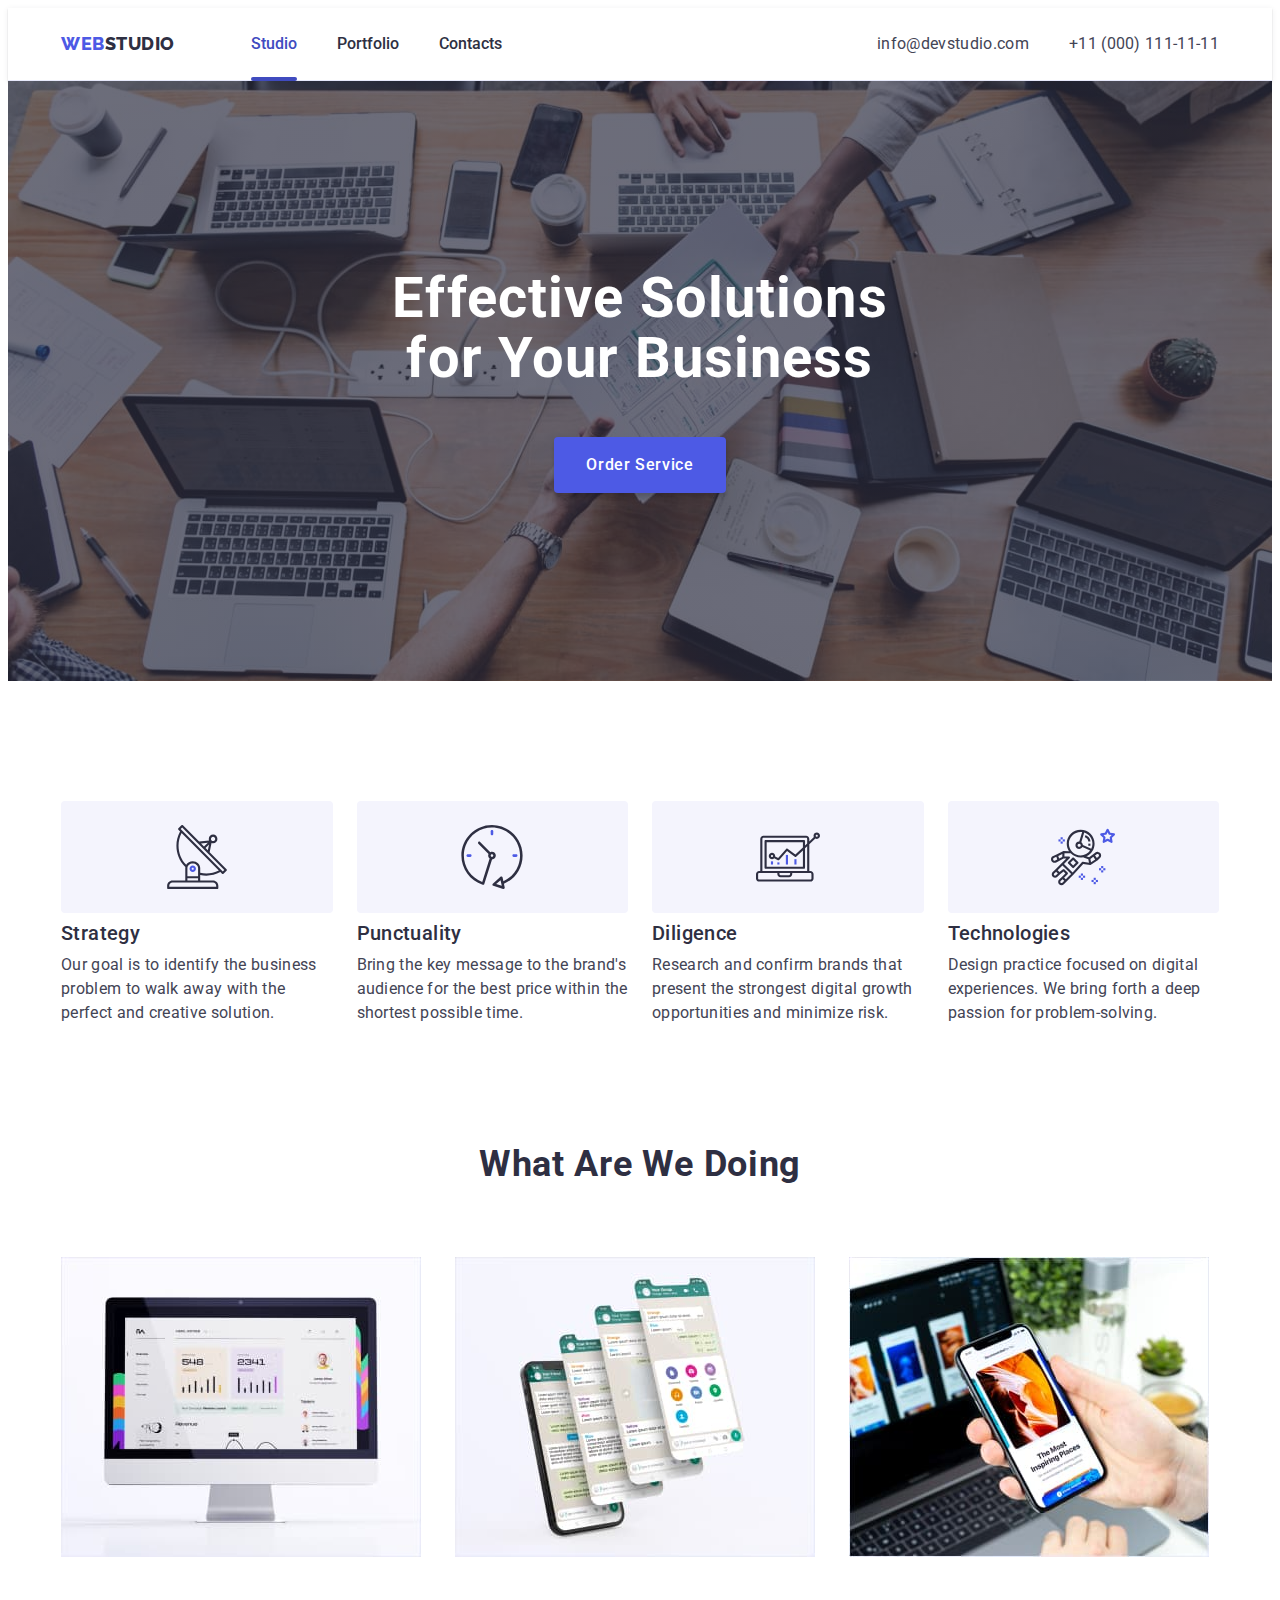
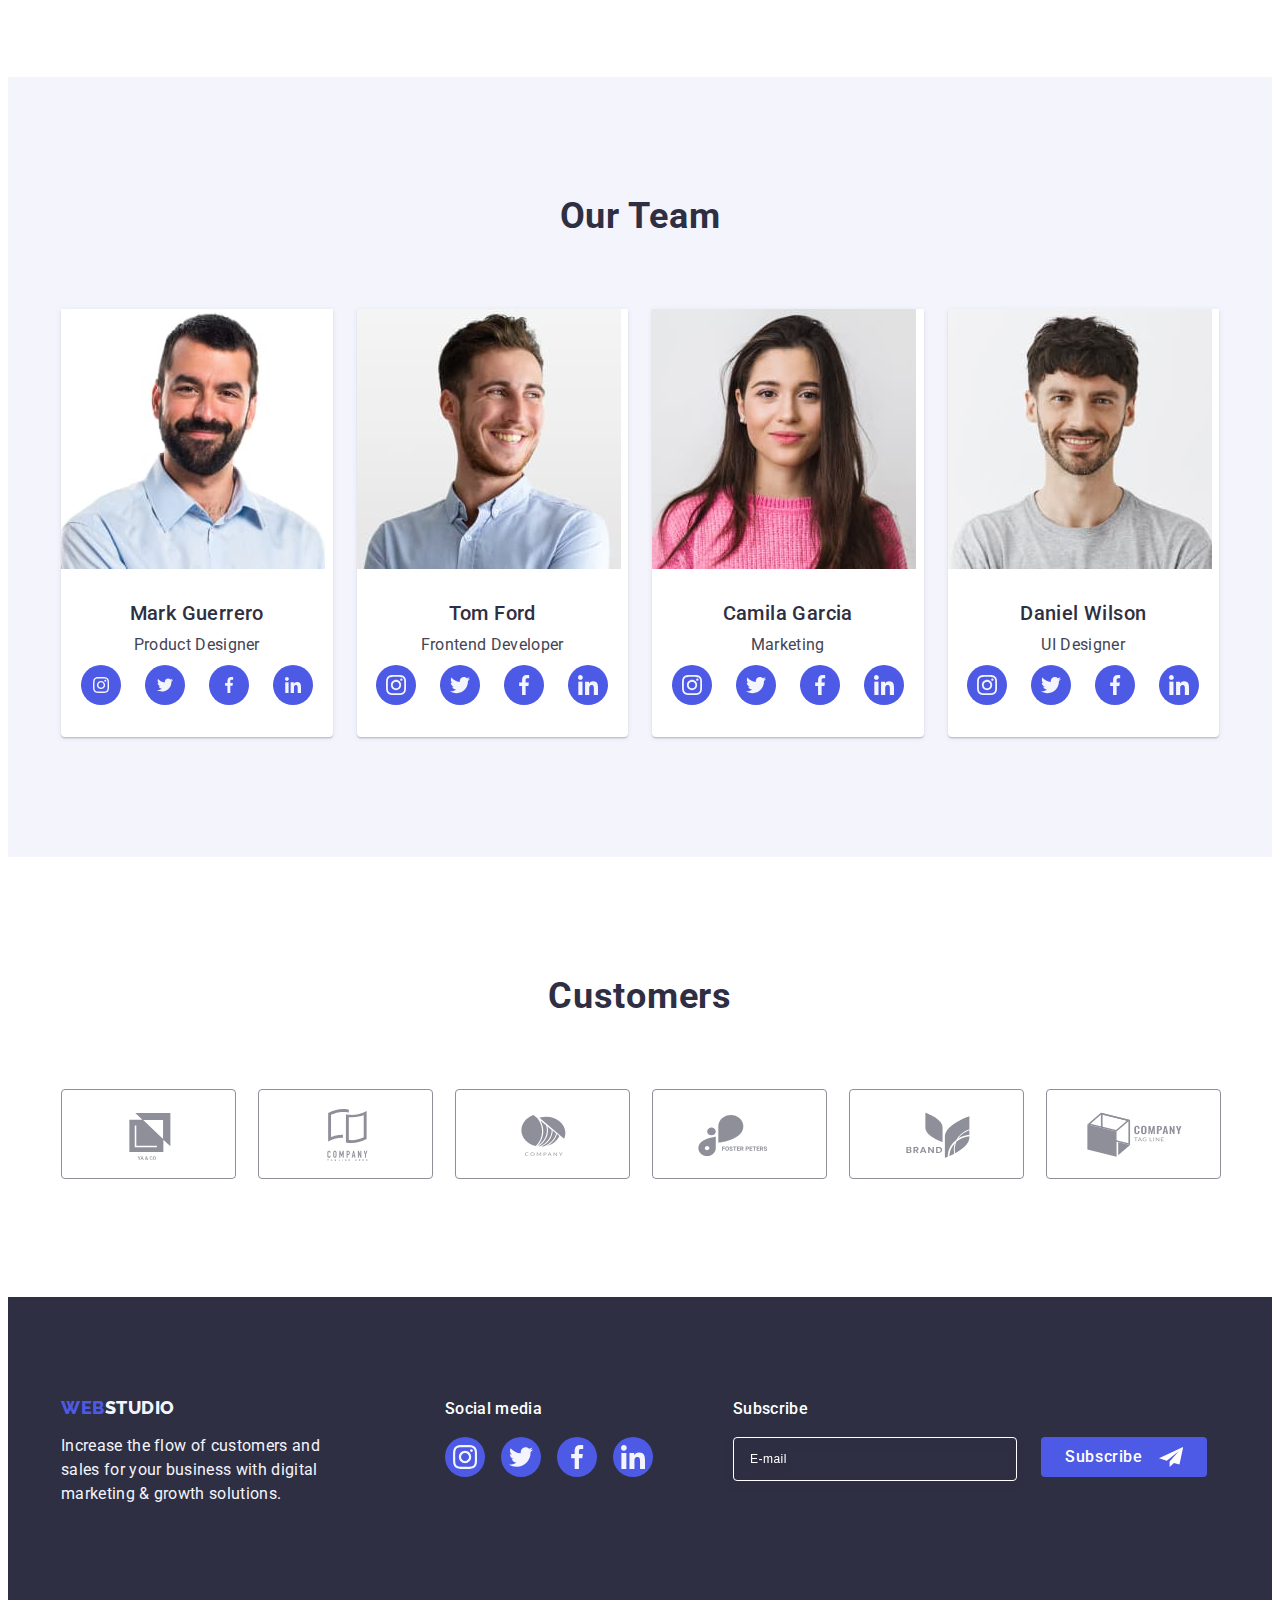
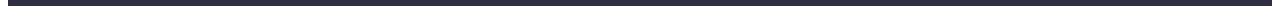
<file: index.html>
<!DOCTYPE html>
<html lang="en">
  <head>
    <meta charset="UTF-8" />
    <meta http-equiv="X-UA-Compatible" content="IE=edge" />
    <meta name="viewport" content="width=device-width, initial-scale=1.0" />

    <title>Studio</title>

    <link rel="preconnect" href="https://fonts.googleapis.com" />
    <link rel="preconnect" href="https://fonts.gstatic.com" crossorigin />
    <link
      href="https://fonts.googleapis.com/css2?family=Raleway:wght@800&family=Roboto:wght@400;500;700&display=swap"
      rel="stylesheet"
    />

    <link
      rel="stylesheet"
      href="https://cdnjs.cloudflare.com/ajax/libs/modern-normalize/2.0.0/modern-normalize.min.css"
      integrity="sha512-4xo8blKMVCiXpTaLzQSLSw3KFOVPWhm/TRtuPVc4WG6kUgjH6J03IBuG7JZPkcWMxJ5huwaBpOpnwYElP/m6wg=="
      crossorigin="anonymous"
      referrerpolicy="no-referrer"
    />

    <link rel="stylesheet" href="./css/styles.css" />
  </head>

  <body class="page">
    <!------------------------ Header ---------------------------------->

    <!-------------------- Navigation menu ----------------------->
    <header class="header-menu">
      <div class="container header-container">
        <nav class="menu-nav">
          <a href="./index.html" class="logo link"
            >Web<span class="logo-header">Studio</span></a
          >

          <ul class="menu-list list">
            <li class="menu-item">
              <a href="./index.html" class="menu-text current link">Studio</a>
            </li>

            <li class="menu-item">
              <a href="./portfolio.html" class="menu-text link">Portfolio</a>
            </li>

            <li class="menu-item">
              <a href="" class="menu-text link">Contacts</a>
            </li>
          </ul>
        </nav>

        <!------------------------- Addres navigation ------------------->

        <address class="address-menu">
          <ul class="address-list list">
            <li class="address-item">
              <a href="mailto:info@devstudio.com" class="address-text link"
                >info@devstudio.com</a
              >
            </li>

            <li class="address-item">
              <a href="tel:+110001111111" class="address-text link"
                >+11 (000) 111-11-11</a
              >
            </li>
          </ul>
        </address>
      </div>
    </header>

    <!-----------------------------Main page-------------------->

    <!------------------------Section 1 Hero ------------------------->

    <main>
      <section class="hero">
        <div class="container hero-container">
          <h1 class="hero-title">Effective Solutions for Your Business</h1>
          <button type="button" class="hero-button" data-modal-open>
            Order Service
          </button>
        </div>
      </section>

      <!------------------- Section 2 Service -------------------->

      <section class="service section">
        <div class="container features-container">
          <h2 class="visually-hidden">Features</h2>

          <ul class="list card-list">
            <li class="card-item">
              <div class="features-icon-container">
                <svg class="features-icon" width="64" height="64">
                  <use href="./images/icons.svg#icon-oneantenna"></use>
                </svg>
              </div>

              <h3 class="card-title">Strategy</h3>
              <p class="card-text text">
                Our goal is to identify the business problem to walk away with
                the perfect and creative solution.
              </p>
            </li>

            <li class="card-item">
              <div class="features-icon-container">
                <svg class="features-icon" width="64" height="64">
                  <use href="./images/icons.svg#icon-twoclock"></use>
                </svg>
              </div>
              <h3 class="card-title">Punctuality</h3>
              <p class="card-text text">
                Bring the key message to the brand's audience for the best price
                within the shortest possible time.
              </p>
            </li>

            <li class="card-item">
              <div class="features-icon-container">
                <svg class="features-icon" width="64" height="64">
                  <use href="./images/icons.svg#icon-threediagram"></use>
                </svg>
              </div>
              <h3 class="card-title">Diligence</h3>
              <p class="card-text text">
                Research and confirm brands that present the strongest digital
                growth opportunities and minimize risk.
              </p>
            </li>

            <li class="card-item">
              <div class="features-icon-container">
                <svg class="features-icon" width="64" height="64">
                  <use href="./images/icons.svg#icon-fourastronaut"></use>
                </svg>
              </div>
              <h3 class="card-title">Technologies</h3>
              <p class="card-text text">
                Design practice focused on digital experiences. We bring forth a
                deep passion for problem-solving.
              </p>
            </li>
          </ul>
        </div>
      </section>

      <!---------------------- Section 3 Examples -------------------->

      <section class="examples">
        <div class="container">
          <h2 class="section-title">What are we doing</h2>
          <ul class="card-list list">
            <li class="card-item examples-card-item">
              <img
                src="./images/monitor.jpg"
                alt="Monitor Picture"
                width="360"
              />
            </li>
            <li class="card-item examples-card-item">
              <img src="./images/cellphone.jpg" alt="Cellphone" width="360" />
            </li>
            <li class="card-item examples-card-item">
              <img
                src="./images/cellandlaptop.jpg"
                alt="Cellphone and Laptop"
                width="360"
              />
            </li>
          </ul>
        </div>
      </section>

      <!-------------------- Section 4 Team cards ----------------->

      <section class="team section">
        <div class="container">
          <h2 class="section-title">Our Team</h2>
          <ul class="card-list list team-card-list">
            <li class="card-item team-card-item">
              <img
                src="./images/markdesigner.jpg"
                alt="Portrait Product Designer"
                width="264"
              />
              <div class="team-card-text">
                <h3 class="card-title">Mark Guerrero</h3>
                <p class="card-text position-text">Product Designer</p>
                <ul class="social-list list">
                  <li class="social-list-item">
                    <a href="" class="social-list-link">
                      <svg class="social-list-icon" width="16" height="16">
                        <use href="./images/icons.svg#icon-instagram"></use>
                      </svg>
                    </a>
                  </li>
                  <li class="social-list-item">
                    <a href="" class="social-list-link">
                      <svg class="social-list-icon" width="16" height="16">
                        <use href="./images/icons.svg#icon-twitter"></use>
                      </svg>
                    </a>
                  </li>
                  <li class="social-list-item">
                    <a href="" class="social-list-link">
                      <svg class="social-list-icon" width="16" height="16">
                        <use href="./images/icons.svg#icon-facebook"></use>
                      </svg>
                    </a>
                  </li>
                  <li class="social-list-item">
                    <a href="" class="social-list-link">
                      <svg class="social-list-icon" width="16" height="16">
                        <use href="./images/icons.svg#icon-linkedin"></use>
                      </svg>
                    </a>
                  </li>
                </ul>
              </div>
            </li>
            <li class="card-item team-card-item">
              <img
                src="./images/tomfrontend.jpg"
                alt="Portrait Frontend Developer"
                width="264"
              />
              <div class="team-card-text">
                <h3 class="card-title">Tom Ford</h3>
                <p class="card-text position-text">Frontend Developer</p>
                <ul class="social-list list">
                  <li class="social-list-item">
                    <a href="" class="social-list-link">
                      <svg class="social-list-icon" width="20" height="20">
                        <use href="./images/icons.svg#icon-instagram"></use>
                      </svg>
                    </a>
                  </li>
                  <li class="social-list-item">
                    <a href="" class="social-list-link">
                      <svg class="social-list-icon" width="20" height="20">
                        <use href="./images/icons.svg#icon-twitter"></use>
                      </svg>
                    </a>
                  </li>
                  <li class="social-list-item">
                    <a href="" class="social-list-link">
                      <svg class="social-list-icon" width="20" height="20">
                        <use href="./images/icons.svg#icon-facebook"></use>
                      </svg>
                    </a>
                  </li>
                  <li class="social-list-item">
                    <a href="" class="social-list-link">
                      <svg class="social-list-icon" width="20" height="20">
                        <use href="./images/icons.svg#icon-linkedin"></use>
                      </svg>
                    </a>
                  </li>
                </ul>
              </div>
            </li>
            <li class="card-item team-card-item">
              <img
                src="./images/camilamarketing.jpg"
                alt="Portrait Product Marketing"
                width="264"
              />
              <div class="team-card-text">
                <h3 class="card-title">Camila Garcia</h3>
                <p class="card-text position-text">Marketing</p>
                <ul class="social-list list">
                  <li class="social-list-item">
                    <a href="" class="social-list-link">
                      <svg class="social-list-icon" width="20" height="20">
                        <use href="./images/icons.svg#icon-instagram"></use>
                      </svg>
                    </a>
                  </li>
                  <li class="social-list-item">
                    <a href="" class="social-list-link">
                      <svg class="social-list-icon" width="20" height="20">
                        <use href="./images/icons.svg#icon-twitter"></use>
                      </svg>
                    </a>
                  </li>
                  <li class="social-list-item">
                    <a href="" class="social-list-link">
                      <svg class="social-list-icon" width="20" height="20">
                        <use href="./images/icons.svg#icon-facebook"></use>
                      </svg>
                    </a>
                  </li>
                  <li class="social-list-item">
                    <a href="" class="social-list-link">
                      <svg class="social-list-icon" width="20" height="20">
                        <use href="./images/icons.svg#icon-linkedin"></use>
                      </svg>
                    </a>
                  </li>
                </ul>
              </div>
            </li>
            <li class="card-item team-card-item">
              <img
                src="./images/danielui.jpg"
                alt="Portrait UI Designer"
                width="264"
              />
              <div class="team-card-text">
                <h3 class="card-title">Daniel Wilson</h3>
                <p class="card-text position-text">UI Designer</p>
                <ul class="social-list list">
                  <li class="social-list-item">
                    <a href="" class="social-list-link">
                      <svg class="social-list-icon" width="20" height="20">
                        <use href="./images/icons.svg#icon-instagram"></use>
                      </svg>
                    </a>
                  </li>
                  <li class="social-list-item">
                    <a href="" class="social-list-link">
                      <svg class="social-list-icon" width="20" height="20">
                        <use href="./images/icons.svg#icon-twitter"></use>
                      </svg>
                    </a>
                  </li>
                  <li class="social-list-item">
                    <a href="" class="social-list-link">
                      <svg class="social-list-icon" width="20" height="20">
                        <use href="./images/icons.svg#icon-facebook"></use>
                      </svg>
                    </a>
                  </li>
                  <li class="social-list-item">
                    <a href="" class="social-list-link">
                      <svg class="social-list-icon" width="20" height="20">
                        <use href="./images/icons.svg#icon-linkedin"></use>
                      </svg>
                    </a>
                  </li>
                </ul>
              </div>
            </li>
          </ul>
        </div>
      </section>
      <!---------------------- Section 5 Customers --------------->

      <section class="section customers">
        <div class="container customers-container">
          <h2 class="section-title">Customers</h2>
          <ul class="card-list list customers-icon-list">
            <li class="customers-item">
              <a href="" class="customers-link">
                <svg width="104" height="56" class="customers-list-icon">
                  <use href="./images/icons.svg#icon-Logo"></use>
                </svg>
              </a>
            </li>
            <li class="customers-item">
              <a href="" class="customers-link">
                <svg width="104" height="56" class="customers-list-icon">
                  <use href="./images/icons.svg#icon-Logoone"></use>
                </svg>
              </a>
            </li>
            <li class="customers-item">
              <a href="" class="customers-link">
                <svg width="104" height="56" class="customers-list-icon">
                  <use href="./images/icons.svg#icon-Logotwo"></use>
                </svg>
              </a>
            </li>
            <li class="customers-item">
              <a href="" class="customers-link">
                <svg width="104" height="56" class="customers-list-icon">
                  <use href="./images/icons.svg#icon-Logothree"></use>
                </svg>
              </a>
            </li>
            <li class="customers-item">
              <a href="" class="customers-link">
                <svg width="104" height="56" class="customers-list-icon">
                  <use href="./images/icons.svg#icon-Logofour"></use>
                </svg>
              </a>
            </li>
            <li class="customers-item">
              <a href="" class="customers-link">
                <svg width="104" height="56" class="customers-list-icon">
                  <use href="./images/icons.svg#icon-Logofive"></use>
                </svg>
              </a>
            </li>
          </ul>
        </div>
      </section>
    </main>

    <!----------------------  Footer ------------------------------->

    <footer class="footer">
      <div class="container footer-box">
        <div class="footer-logo-container">
          <a href="./index.html" class="footer-logo-text logo link"
            >Web<span class="footer-logo-colour">Studio</span></a
          >
          <p class="footer-text">
            Increase the flow of customers and sales for your business with
            digital marketing & growth solutions.
          </p>
        </div>
        <div class="footer-social-media">
          <p class="footer-social-text">Social media</p>
          <ul class="footer-social-list list">
            <li class="footer-social-item">
              <a href="" class="footer-social-link">
                <svg width="24" height="24" class="footer-social-icon">
                  <use href="./images/icons.svg#icon-instagram"></use>
                </svg>
              </a>
            </li>
            <li class="footer-social-item">
              <a href="" class="footer-social-link">
                <svg width="24" height="24" class="footer-social-icon">
                  <use href="./images/icons.svg#icon-twitter"></use>
                </svg>
              </a>
            </li>
            <li class="footer-social-item">
              <a href="" class="footer-social-link">
                <svg width="24" height="24" class="footer-social-icon">
                  <use href="./images/icons.svg#icon-facebook"></use>
                </svg>
              </a>
            </li>
            <li class="footer-social-item">
              <a href="" class="footer-social-link">
                <svg width="24" height="24" class="footer-social-icon">
                  <use href="./images/icons.svg#icon-linkedin"></use>
                </svg>
              </a>
            </li>
          </ul>
        </div>
        <div class="footer-subscribe-container">
          <p class="footer-social-text footer-subscribe">Subscribe</p>
          <form class="footer-subscribe-input">
            <label for="subscribe" class="sub-label">
              <input
                type="email"
                class="footer-email-sub"
                name="subscribe"
                placeholder="E-mail"
                id="subscribe"
              />
            </label>
            <button type="submit" class="footer-sub-btn button">
              Subscribe<svg class="send-icon" width="24" height="24">
                <use href="./images/icons.svg#icon-send"></use>
              </svg>
            </button>
          </form>
        </div>
      </div>
    </footer>

    <!-------------------- Modal Window --------------------->
    <div class="backdrop is-hidden" data-modal>
      <div class="modal">
        <div class="modal-icon-wrap">
          <button type="button" class="close-btn button" data-modal-close>
            <svg class="close-icon" height="8" width="8">
              <use href="./images/icons.svg#icon-close-icon"></use>
            </svg>
          </button>
        </div>
        <p class="modal-text">Leave your contacts and we will call you back</p>

        <form>
          <div class="input-container">
            <label for="user-name" class="input-label">Name</label>
            <div class="form-icon">
              <input
                type="text"
                class="modal-input"
                name="user-name"
                id="user-name"
                placeholder=""
              />
              <svg class="name" width="18" height="24">
                <use href="./images/icons.svg#icon-name"></use>
              </svg>
            </div>
          </div>

          <div class="input-container">
            <label for="user-tel" class="input-label">Phone</label>
            <div class="form-icon">
              <input
                type="tel"
                class="modal-input"
                name="user-tel"
                id="user-tel"
              />
              <svg class="name" width="18" height="24">
                <use href="./images/icons.svg#icon-phone"></use>
              </svg>
            </div>
          </div>

          <div class="input-container">
            <label for="user-email" class="input-label">Email</label>
            <div class="form-icon">
              <input
                type="email"
                class="modal-input"
                name="user-email"
                id="user-email"
              />
              <svg class="name" width="18" height="24">
                <use href="./images/icons.svg#icon-mail"></use>
              </svg>
            </div>
          </div>

          <div class="comment-container">
            <label for="user-comment" class="input-label">Comment</label>
            <textarea
              name="user-comment"
              id="user-comment"
              placeholder="Text input"
              class="comment-text"
            ></textarea>
          </div>

          <div class="policy-container">
            <input
              type="checkbox"
              id="user-privacy"
              value="true"
              name="user-privacy"
              class="user-privacy visually-hidden"
            />
            <label for="user-privacy" class="user-privacy-text"
              ><span class="policy-text"
                ><svg class="vector" width="10" height="8">
                  <use href="./images/icons.svg#icon-vector"></use></svg></span
              >I accept the terms and conditions of the
              <a href="" class="policy-link">Privacy Policy</a>
            </label>
          </div>
          <button type="submit" class="modal-btn button">Submit</button>
        </form>
      </div>
    </div>

    <script src="./js/modal.js"></script>
  </body>
</html>
</file>
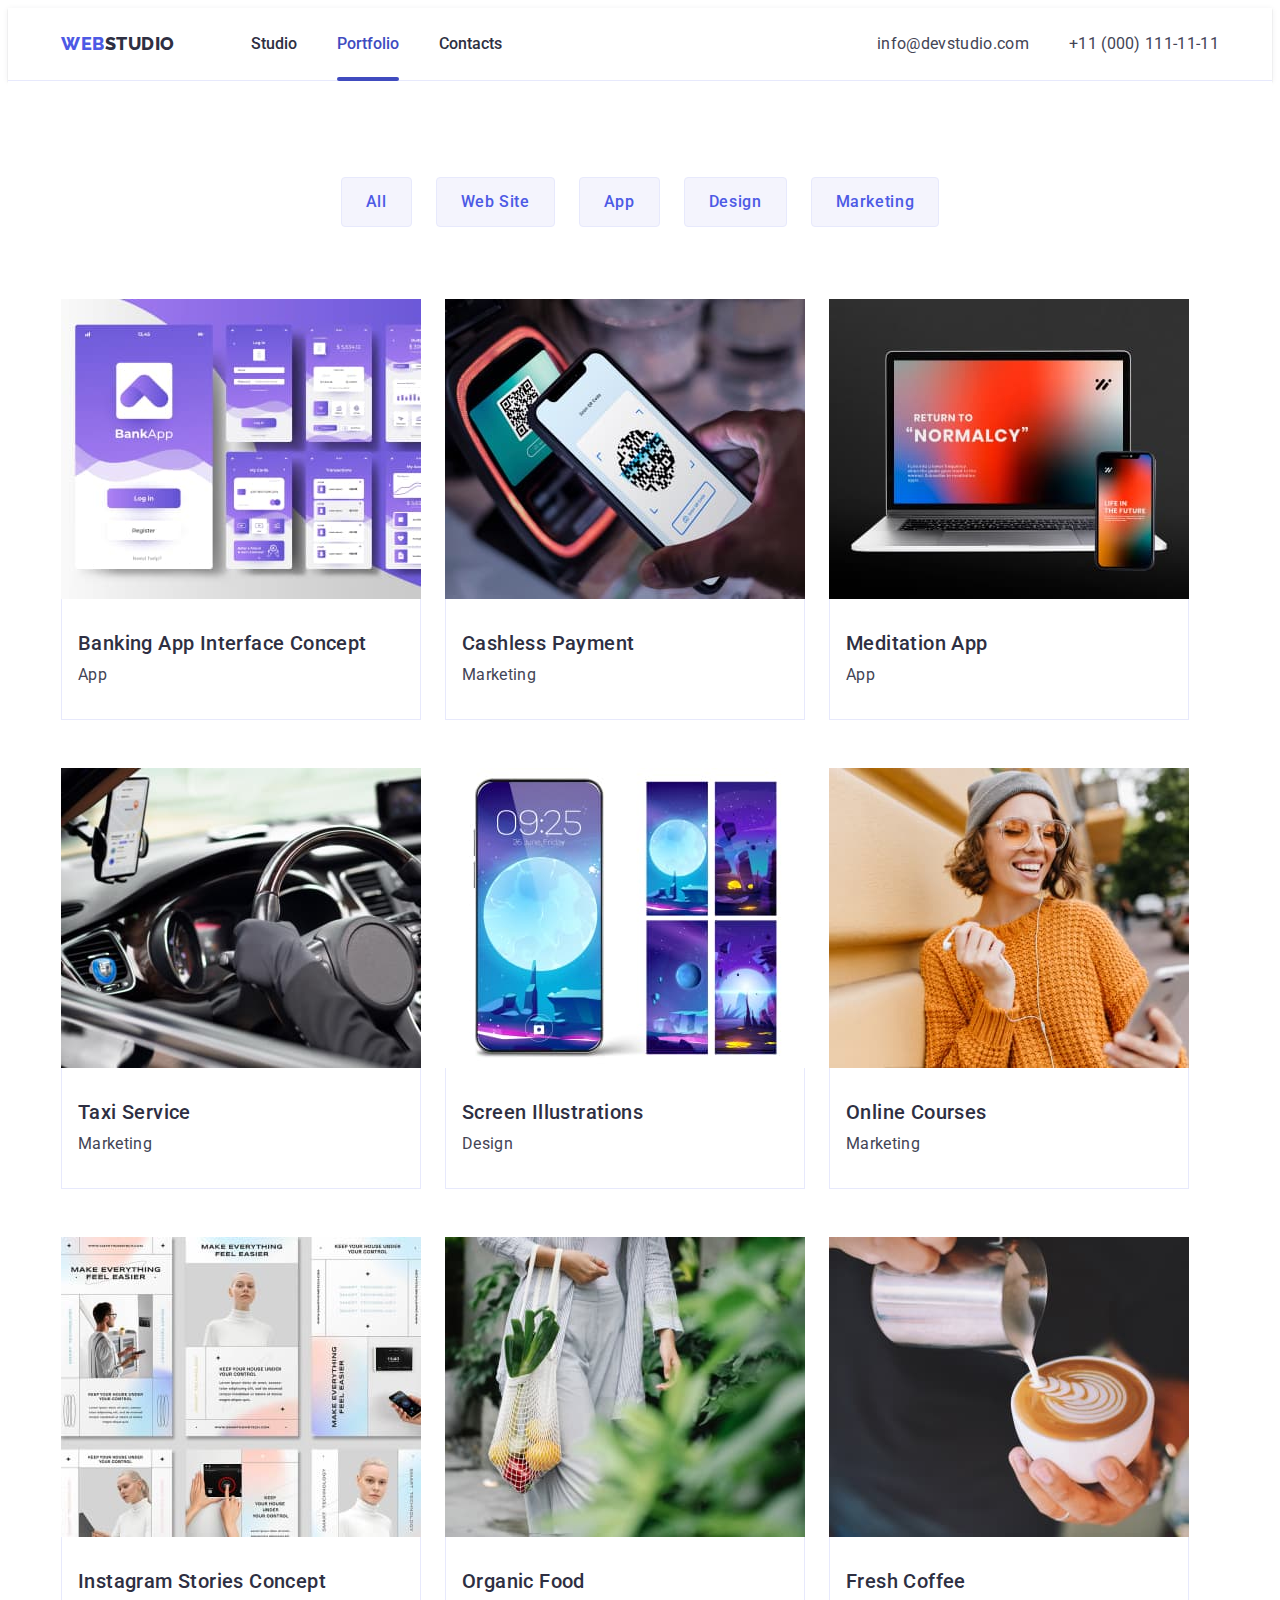
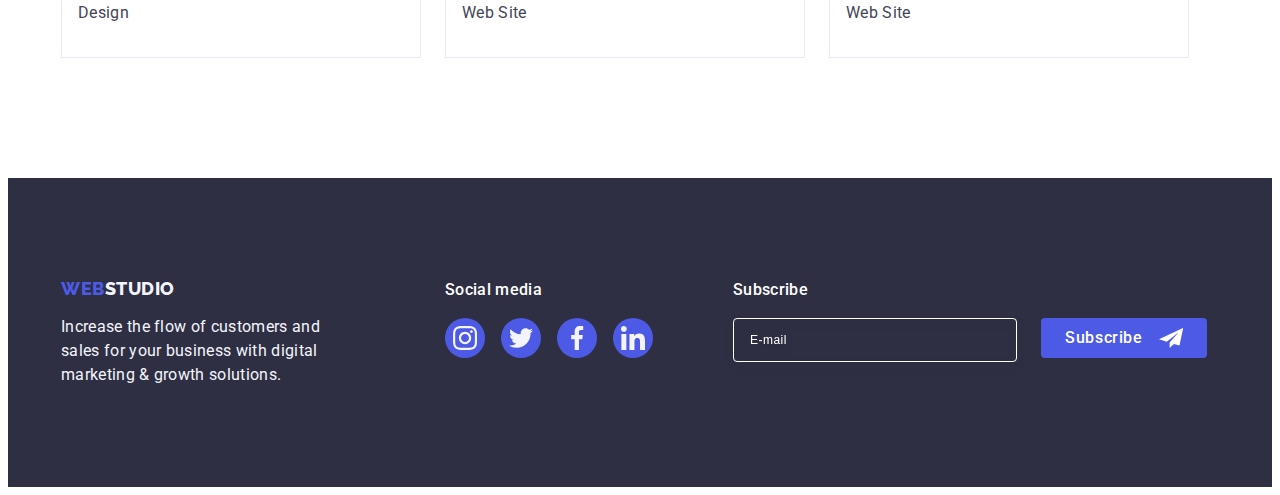
<file: portfolio.html>
<!DOCTYPE html>
<html lang="en">
  <head>
    <meta charset="UTF-8" />
    <meta http-equiv="X-UA-Compatible" content="IE=edge" />
    <meta name="viewport" content="width=device-width, initial-scale=1.0" />

    <title>Studio</title>

    <link rel="preconnect" href="https://fonts.googleapis.com" />
    <link rel="preconnect" href="https://fonts.gstatic.com" crossorigin />
    <link
      href="https://fonts.googleapis.com/css2?family=Raleway:wght@800&family=Roboto:wght@400;500;700&display=swap"
      rel="stylesheet"
    />

    <link
      rel="stylesheet"
      href="https://cdnjs.cloudflare.com/ajax/libs/modern-normalize/2.0.0/modern-normalize.min.css"
      integrity="sha512-4xo8blKMVCiXpTaLzQSLSw3KFOVPWhm/TRtuPVc4WG6kUgjH6J03IBuG7JZPkcWMxJ5huwaBpOpnwYElP/m6wg=="
      crossorigin="anonymous"
      referrerpolicy="no-referrer"
    />

    <link rel="stylesheet" href="./css/styles.css" />
  </head>

  <body class="page">
    <!------------------------ Header ---------------------------------->

    <!-------------------- Navigation menu ----------------------->
    <header class="header-menu">
      <div class="container header-container">
        <nav class="menu-nav">
          <a href="./index.html" class="logo link"
            >Web<span class="logo-header">Studio</span></a
          >

          <ul class="menu-list list">
            <li class="menu-item">
              <a href="./index.html" class="menu-text link">Studio</a>
            </li>

            <li class="menu-item">
              <a href="./portfolio.html" class="menu-text current link"
                >Portfolio</a
              >
            </li>

            <li class="menu-item">
              <a href="" class="menu-text link">Contacts</a>
            </li>
          </ul>
        </nav>

        <!------------------------- Addres navigation ------------------->

        <address class="address-menu">
          <ul class="address-list list">
            <li class="address-item">
              <a href="mailto:info@devstudio.com" class="address-text link"
                >info@devstudio.com</a
              >
            </li>

            <li class="address-item">
              <a href="tel:+110001111111" class="address-text link"
                >+11 (000) 111-11-11</a
              >
            </li>
          </ul>
        </address>
      </div>
    </header>

    <!---------------------- Services filter --------------->
    <main>
      <section class="filter-menu">
        <div class="container">
          <h2 class="visually-hidden">Menu Filter</h2>

          <ul class="list card-list filter-list">
            <li>
              <button type="button" class="filter-btn">All</button>
            </li>
            <li>
              <button type="button" class="filter-btn">Web Site</button>
            </li>
            <li>
              <button type="button" class="filter-btn">App</button>
            </li>
            <li>
              <button type="button" class="filter-btn">Design</button>
            </li>
            <li>
              <button type="button" class="filter-btn">Marketing</button>
            </li>
          </ul>

          <!------------------------ Service links --------------------->

          <ul class="list card-list service-card-list">
            <li class="service-card-item">
              <a href="" class="link filter-card-link">
                <div class="filter-overlay-container">
                  <img
                    src="./images/portfolio/img1.jpg"
                    alt="Banking App Interface image"
                    width="360"
                  />
                  <p class="filter-overlay-text">
                    14 Stylish and User-Friendly App Design Concepts · Task
                    Manager App · Calorie Tracker App · Exotic Fruit Ecommerce
                    App · Cloud Storage App
                  </p>
                </div>

                <div class="service-card-text">
                  <h2 class="card-title">Banking App Interface Concept</h2>
                  <p class="card-text">App</p>
                </div>
              </a>
            </li>
            <li class="service-card-item">
              <a href="" class="link filter-card-link">
                <div class="filter-overlay-container">
                  <img
                    src="./images/portfolio/img2.jpg"
                    alt="Cashless Payment image"
                    width="360"
                  />
                  <p class="filter-overlay-text">
                    14 Stylish and User-Friendly App Design Concepts · Task
                    Manager App · Calorie Tracker App · Exotic Fruit Ecommerce
                    App · Cloud Storage App
                  </p>
                </div>

                <div class="service-card-text">
                  <h2 class="card-title">Cashless Payment</h2>
                  <p class="card-text">Marketing</p>
                </div>
              </a>
            </li>
            <li class="service-card-item">
              <a href="" class="link filter-card-link">
                <div class="filter-overlay-container">
                  <img
                    src="./images/portfolio/img3.jpg"
                    alt="Laptop and Mobile Aplication image"
                    width="360"
                  />
                  <p class="filter-overlay-text">
                    14 Stylish and User-Friendly App Design Concepts · Task
                    Manager App · Calorie Tracker App · Exotic Fruit Ecommerce
                    App · Cloud Storage App
                  </p>
                </div>

                <div class="service-card-text">
                  <h2 class="card-title">Meditation App</h2>
                  <p class="card-text">App</p>
                </div>
              </a>
            </li>
            <li class="service-card-item">
              <a href="" class="link filter-card-link">
                <div class="filter-overlay-container">
                  <img
                    src="./images/portfolio/img4.jpg"
                    alt="Driver image"
                    width="360"
                  />
                  <p class="filter-overlay-text">
                    14 Stylish and User-Friendly App Design Concepts · Task
                    Manager App · Calorie Tracker App · Exotic Fruit Ecommerce
                    App · Cloud Storage App
                  </p>
                </div>

                <div class="service-card-text">
                  <h2 class="card-title">Taxi Service</h2>
                  <p class="card-text">Marketing</p>
                </div>
              </a>
            </li>
            <li class="service-card-item">
              <a href="" class="link filter-card-link">
                <div class="filter-overlay-container">
                  <img
                    src="./images/portfolio/img5.jpg"
                    alt="Mobile phone wallpapers"
                    width="360"
                  />
                  <p class="filter-overlay-text">
                    14 Stylish and User-Friendly App Design Concepts · Task
                    Manager App · Calorie Tracker App · Exotic Fruit Ecommerce
                    App · Cloud Storage App
                  </p>
                </div>

                <div class="service-card-text">
                  <h2 class="card-title">Screen Illustrations</h2>
                  <p class="card-text">Design</p>
                </div>
              </a>
            </li>
            <li class="service-card-item">
              <a href="" class="link filter-card-link">
                <div class="filter-overlay-container">
                  <img
                    src="./images/portfolio/img6.jpg"
                    alt="A picture of a girl"
                    width="360"
                  />
                  <p class="filter-overlay-text">
                    14 Stylish and User-Friendly App Design Concepts · Task
                    Manager App · Calorie Tracker App · Exotic Fruit Ecommerce
                    App · Cloud Storage App
                  </p>
                </div>

                <div class="service-card-text">
                  <h2 class="card-title">Online Courses</h2>
                  <p class="card-text">Marketing</p>
                </div>
              </a>
            </li>
            <li class="service-card-item">
              <a href="" class="link filter-card-link">
                <div class="filter-overlay-container">
                  <img
                    src="./images/portfolio/img7.jpg"
                    alt="Mobile aplication screenshots"
                    width="360"
                  />
                  <p class="filter-overlay-text">
                    14 Stylish and User-Friendly App Design Concepts · Task
                    Manager App · Calorie Tracker App · Exotic Fruit Ecommerce
                    App · Cloud Storage App
                  </p>
                </div>

                <div class="service-card-text">
                  <h2 class="card-title">Instagram Stories Concept</h2>
                  <p class="card-text">Design</p>
                </div>
              </a>
            </li>
            <li class="service-card-item">
              <a href="" class="link filter-card-link">
                <div class="filter-overlay-container">
                  <img
                    src="./images/portfolio/img8.jpg"
                    alt="A picture with a woman holding vegetables"
                    width="360"
                  />
                  <p class="filter-overlay-text">
                    14 Stylish and User-Friendly App Design Concepts · Task
                    Manager App · Calorie Tracker App · Exotic Fruit Ecommerce
                    App · Cloud Storage App
                  </p>
                </div>

                <div class="service-card-text">
                  <h2 class="card-title">Organic Food</h2>
                  <p class="card-text">Web Site</p>
                </div>
              </a>
            </li>

            <li class="service-card-item">
              <a href="" class="link filter-card-link">
                <div class="filter-overlay-container">
                  <img
                    src="./images/portfolio/img9.jpg"
                    alt="A picture of adding milk to a cup of coffee"
                    width="360"
                  />
                  <p class="filter-overlay-text">
                    14 Stylish and User-Friendly App Design Concepts · Task
                    Manager App · Calorie Tracker App · Exotic Fruit Ecommerce
                    App · Cloud Storage App
                  </p>
                </div>

                <div class="service-card-text">
                  <h2 class="card-title">Fresh Coffee</h2>
                  <p class="card-text">Web Site</p>
                </div>
              </a>
            </li>
          </ul>
        </div>
      </section>
    </main>

    <!----------------- Section 4 Footer ------------------>
    <footer class="footer">
      <div class="container footer-box">
        <div class="footer-logo-container">
          <a href="./index.html" class="footer-logo-text logo link"
            >Web<span class="footer-logo-colour">Studio</span></a
          >
          <p class="footer-text">
            Increase the flow of customers and sales for your business with
            digital marketing & growth solutions.
          </p>
        </div>
        <div class="footer-social-media">
          <p class="footer-social-text">Social media</p>
          <ul class="footer-social-list list">
            <li class="footer-social-item">
              <a href="" class="footer-social-link">
                <svg width="24" height="24" class="footer-social-icon">
                  <use href="./images/icons.svg#icon-instagram"></use>
                </svg>
              </a>
            </li>
            <li class="footer-social-item">
              <a href="" class="footer-social-link">
                <svg width="24" height="24" class="footer-social-icon">
                  <use href="./images/icons.svg#icon-twitter"></use>
                </svg>
              </a>
            </li>
            <li class="footer-social-item">
              <a href="" class="footer-social-link">
                <svg width="24" height="24" class="footer-social-icon">
                  <use href="./images/icons.svg#icon-facebook"></use>
                </svg>
              </a>
            </li>
            <li class="footer-social-item">
              <a href="" class="footer-social-link">
                <svg width="24" height="24" class="footer-social-icon">
                  <use href="./images/icons.svg#icon-linkedin"></use>
                </svg>
              </a>
            </li>
          </ul>
        </div>
        <div class="footer-subscribe-container">
          <p class="footer-social-text footer-subscribe">Subscribe</p>
          <form class="footer-subscribe-input">
            <label for="subscribe" class="sub-label">
              <input
                type="email"
                class="footer-email-sub"
                name="subscribe"
                placeholder="E-mail"
                id="subscribe"
              />
            </label>
            <button type="submit" class="footer-sub-btn button">
              Subscribe<svg class="send-icon" width="24" height="24">
                <use href="./images/icons.svg#icon-send"></use>
              </svg>
            </button>
          </form>
        </div>
      </div>
    </footer>
  </body>
</html>
</file>
<file: css/styles.css>
/* ------------- Default Styles ------------*/
:root {
  --black-text: #000000;
  --primary-text-color: #434455;
  --title-text-color: #2e2f42;
  --accent-color: #4d5ae5;
  --white-text-color: #ffffff;
  --footer-text-color: #f4f4fd;
  --hover-color: #404bbf;
  --border-color: #e7e9fc;
  --customers-text-color: #8e8f99;
  --modal-bg-color: #fcfcfc;
  --footer-social-hover: #31d0aa;
  --transition-time: 250ms cubic-bezier(0.4, 0, 0.2, 1);
}

.page {
  background-color: var(--white-text-color);
  color: var(--primary-text-color);
  font-family: 'Roboto', sans-serif;
}

.list {
  list-style: none;
}

.link {
  text-decoration: none;
}

.button {
  cursor: pointer;
}

address {
  font-style: normal;
}

h1,
h2,
h3,
h4,
p {
  margin: 0;
}

ul {
  margin: 0;
  padding: 0;
}

img {
  display: block;
}

.section {
  padding-top: 120px;
  padding-bottom: 120px;
}

.container {
  width: 1158px;
  margin-left: auto;
  margin-right: auto;
  padding-right: 15px;
  padding-left: 15px;
}

/*---------------- Page Header ---------------*/

/*------------ Navigation menu-------------*/

.header-menu {
  border-bottom: 1px solid;
  border-color: var(--border-color);
  background-color: var(--white-text-color);
  box-shadow: 0px 2px 1px rgba(46, 47, 66, 0.08),
    0px 1px 1px rgba(46, 47, 66, 0.16), 0px 1px 6px rgba(46, 47, 66, 0.08);
}

.header-container {
  display: flex;
  align-items: center;
  justify-content: space-between;
}

.menu-nav {
  display: flex;
  align-items: center;
}

.menu-list {
  display: flex;
  align-items: center;
  gap: 40px;
}

.address-list {
  display: flex;
  align-items: center;
}

.menu-item {
  gap: 40px;
}

.menu-item::after,
.menu-item::after {
  content: '';
  height: 4px;
  border-radius: 2px;
  display: block;
  position: absolute;
}

.logo {
  color: var(--accent-color);
  font-family: Raleway, sans-serif;
  font-weight: 800;
  font-size: 18px;
  line-height: 1.17;
  letter-spacing: 0.03em;
  text-transform: uppercase;
  margin-right: 76px;
}

.logo-header {
  color: var(--title-text-color);
}

.menu-text {
  padding-top: 24px;
  padding-bottom: 24px;
  color: var(--title-text-color);
  font-weight: 500;
  font-size: 16px;
  line-height: 1.5;
  transition: color var(--transition-time);
  position: relative;
  display: block;
}

.menu-text:hover,
.menu-text:focus {
  color: var(--hover-color);
}

.current {
  color: var(--hover-color);
}

.current::after {
  content: '';
  position: absolute;
  display: block;
  left: 0;
  bottom: -1px;
  height: 4px;
  width: 100%;
  background-color: var(--hover-color);
  border-radius: 2px;
}

/* .menu-text:hover::after,
.menu-text:focus::after {
  color: var(--hover-color);
  background-color: var(--hover-color);
  border-radius: 2px;
} */

.address-list {
  display: flex;
  align-items: center;
}

.address-item:not(:last-child) {
  margin-right: 40px;
}

.address-text {
  color: var(--primary-text-color);
  font-family: 'Roboto';
  font-weight: 400;
  font-size: 16px;
  line-height: 1.5;
  letter-spacing: 0.02em;
  transition: color var(--transition-time);
}
.address-text:hover,
.address-text:focus {
  color: var(--hover-color);
}

/*------------Section 1 Hero --------------*/

.hero {
  padding: 188px 0;
  max-width: 1440px;
  background-size: cover;
  background-image: linear-gradient(
      rgba(46, 47, 66, 0.7),
      rgba(46, 47, 66, 0.7)
    ),
    url(../images/hero/bg.jpg);
  background-repeat: no-repeat;
  background-position: center;
  background-color: var(--title-text-color);
}

.hero-container {
  display: flex;
  align-items: center;
  flex-direction: column;
}

.hero-title {
  max-width: 496px;
  margin-bottom: 48px;
  color: var(--white-text-color);
  font-size: 56px;
  line-height: 1.07;
  letter-spacing: 0.02em;
  text-align: center;
}

/*-------------- Hero Button  --------*/

.hero-button {
  min-width: 169px;
  height: 56px;
  padding: 16px 32px 16px 32px;
  border: none;
  border-radius: 4px;
  box-shadow: 0px 4px 4px rgba(0, 0, 0, 0.15);
  font-family: inherit;
  font-weight: 500;
  font-size: 16px;
  line-height: 1.5;
  letter-spacing: 0.04em;
  cursor: pointer;
  background-color: var(--accent-color);
  color: var(--white-text-color);
  transition: background-color var(--transition-time);
}

.hero-button:hover,
.hero-button:focus {
  color: var(--white-text-color);
  background-color: var(--hover-color);
}

/*-------- Section 2 Service -------*/

.service {
  background-color: var(--white-text-color);
}

.features-container {
  display: flex;
  align-items: center;
  justify-content: center;
}
.visually-hidden {
  color: var(--title-text-color);
  font-size: 56px;
  line-height: 1.07;
  letter-spacing: 0.02em;
}

.visually-hidden {
  position: absolute;
  width: 1px;
  height: 1px;
  margin: -1px;
  border: 0;
  padding: 0;
  white-space: nowrap;
  clip-path: inset(100%);
  clip: rect(0 0 0 0);
  overflow: hidden;
}

.card-item {
  flex-basis: calc((100% - 3 * 24px) / 4);
}

.card-list {
  display: flex;
  gap: 24px;
}

.features-icon-container {
  display: flex;
  align-items: center;
  justify-content: center;
  background-color: var(--footer-text-color);
  height: 112px;
  border-radius: 4px;
  /* padding: 24px 100px; */
  margin-bottom: 8px;
}

.card-title {
  margin-bottom: 8px;
  color: var(--title-text-color);
  font-weight: 500;
  font-size: 20px;
  line-height: 1.2;
  letter-spacing: 0.02em;
}

.card-text {
  color: var(--primary-text-color);
  font-size: 16px;
  line-height: 1.5;
  letter-spacing: 0.02em;
}

/*---------- Section 3 Examples -------*/

.examples {
  flex-wrap: wrap;
  padding-bottom: 120px;
  background-color: var(--white-text-color);
}

/* формула якщо не прогрузиться картинка то розмір елементу збережеться */

.examples-card-item {
  flex-basis: calc((100% - 2 * 24px) / 3);
  border: 1px solid var(--stroke-colour);
}

.section-title {
  margin-bottom: 72px;
  color: var(--title-text-color);
  font-size: 36px;
  line-height: 1.11;
  text-align: center;
  text-transform: capitalize;
  letter-spacing: 0.02em;
}

/*---------- Section 4 Team ---------*/

.team {
  background-color: var(--footer-text-color);
}

.team-card-list {
  flex-wrap: wrap;
}

.team-card-item {
  flex-basis: calc((100% - 3 * 24px) / 4);
  background: #ffffff;
  box-shadow: 0px 1px 6px rgba(46, 47, 66, 0.08),
    0px 1px 1px rgba(46, 47, 66, 0.16), 0px 2px 1px rgba(46, 47, 66, 0.08);
  border-radius: 0px 0px 4px 4px;
  background-color: var(--white-text-color);
}

.team-card-text {
  display: flex;
  align-items: center;
  flex-direction: column;
  padding: 32px 16px;
}

.position-text {
  margin-bottom: 8px;
}
.social-list {
  display: flex;
  justify-content: center;
  gap: 24px;
}

.social-list-link {
  display: flex;
  justify-content: center;
  align-items: center;
  width: 40px;
  height: 40px;
  border-radius: 50%;
  background-color: var(--accent-color);
  transition: background-color var(--transition-time);
}

.social-list-icon {
  fill: var(--footer-text-color);
}

.social-list-link:hover,
.social-list-link:focus {
  background-color: var(--hover-color);
}

/*--------- Section 5 Customers ---------*/
.customers {
  background-color: var(--white-text-color);
}

.customers-icon-list {
  justify-content: center;
}

.customers-item {
  height: 88px;
  width: calc((100% - 120px) / 6);
}

.customers-link {
  width: 100%;
  height: 100%;
  border: 1px solid var(--customers-text-color);
  border-radius: 4px;
  color: var(--customers-text-color);
  display: flex;
  align-items: center;
  justify-content: center;
  transition: border-color var(--transition-time), color var(--transition-time);
}

.customers-link:hover,
.customers-link:focus {
  border-color: var(--hover-color);
  color: var(--hover-color);
}

.customers-link:hover .customers-list-icon,
.customers-link:focus .customers-list-icon {
  fill: var(--hover-color);
}

.customers-link:hover .customers-list-icon,
.customers-link:focus .customers-list-icon {
  transition: fill var(--transition-time);
}

.customers-list-icon {
  fill: currentColor;
  /* fill: var(--customers-text-color); */
}

/*------------- Footer  ------------*/

.footer {
  background-color: var(--title-text-color);
}

.footer-box {
  display: flex;
  align-items: baseline;
  padding: 100px 0;
}

.footer-logo-container {
  display: flex;
  flex-direction: column;
  max-width: 264px;
  margin-right: 120px;
}

.footer-logo-text {
  margin-bottom: 16px;
}

.footer-logo-colour {
  color: var(--footer-text-color);
}

.footer-text {
  max-width: 264px;
  font-size: 16px;
  line-height: 1.5;
  letter-spacing: 0.02em;
  color: var(--footer-text-color);
}

.footer-social-media {
  display: flex;
  flex-direction: column;
  align-items: baseline;
  margin-right: 80px;
}
.footer-social-list {
  display: flex;
  justify-content: center;
  gap: 16px;
}

.footer-social-text {
  display: flex;
  margin-bottom: 16px;
  color: var(--white-text-color);
  font-weight: 500;
  font-size: 16px;
  line-height: 1.5;
  letter-spacing: 0.02em;
}

.footer-social-link {
  display: flex;
  width: 40px;
  height: 40px;
  border-radius: 50%;
  background-color: var(--accent-color);
  transition: background-color var(--transition-time);
}

.footer-social-link {
  display: flex;
  justify-content: center;
  align-items: center;
  fill: var(--footer-text-color);
}

.footer-social-link:hover,
.footer-social-link:focus {
  background-color: var(--footer-social-hover);
}

.footer-subscribe {
  margin-bottom: 16px;
  align-items: baseline;
}

.footer-subscribe-input {
  display: flex;
  gap: 24px;
}

.footer-email-sub {
  background-color: transparent;
  border: 1px solid var(--white-text-color);
  filter: drop-shadow(0px 4px 4px rgba(0, 0, 0, 0.15));
  color: var(--white-text-color);
  border-radius: 4px;
  height: 40px;
  width: 264px;
  font-weight: 400;
  font-size: 12px;
  line-height: 1.5;
  letter-spacing: 0.04em;
  padding-left: 16px;
}

.footer-email-sub::placeholder {
  color: var(--white-text-color);
}

.footer-sub-btn {
  background: var(--accent-color);
  color: var(--white-text-color);
  border: none;
  min-width: 165px;
  height: 40px;
  border-radius: 4px;
  font-family: inherit;
  font-weight: 500;
  font-size: 16px;
  line-height: 1.5;
  display: flex;
  align-items: center;
  justify-content: center;
  letter-spacing: 0.04em;
  padding: 8px 24px;
  transition: background-color 250ms cubic-bezier(0.4, 0, 0.2, 1);
}

.footer-sub-btn:hover,
.footer-sub-btn:focus {
  background-color: var(--hover-color);
}

.send-icon {
  fill: var(--white-text-color);
  margin-left: 16px;
}

/*------------- Portfolio ----------*/
/* ----------Filter buttons----------- */

.filter-menu {
  padding-top: 96px;
  padding-bottom: 120px;

  background-color: var(--white-text-color);
}

.filter-list {
  margin-bottom: 72px;
  justify-content: center;
}

.filter-btn {
  padding: 12px 24px;
  border: 1px solid var(--border-color);
  border-radius: 4px;
  color: var(--accent-color);
  background-color: var(--footer-text-color);
  font-family: 'Roboto', sans-serif;
  font-size: 16px;
  line-height: 1.5;
  letter-spacing: 0.04em;
  font-weight: 500;
  cursor: pointer;
  transition: color var(--transition-time),
    background-color var(--transition-time), box-shadow var(--transition-time),
    border-color var(--transition-time);
}

.filter-btn:hover,
.filter-btn:focus {
  border: 1px solid transparent;
  color: var(--white-text-color);
  background-color: var(--hover-color);
  box-shadow: 0px 3px 1px rgba(0, 0, 0, 0.1), 0px 2px 1px rgba(0, 0, 0, 0.08),
    0px 2px 2px rgba(0, 0, 0, 0.12);
}

/*---------- Services cards ------------*/

.service-card-list {
  flex-wrap: wrap;
  row-gap: 48px;
  column-gap: 24px;
}

.filter-card-link:hover .filter-overlay-text,
.filter-card-link:focus .filter-overlay-text {
  transform: translate(0, 0);
}

.filter-card-link {
  display: block;
  color: var(--hover-color);
  transition: box-shadow var(--transition-time);
}

.filter-overlay-container {
  position: relative;
  overflow: hidden;
}

.filter-overlay-text {
  font-weight: 400;
  font-size: 16px;
  line-height: 1.5;
  letter-spacing: 0.02em;
  color: var(--footer-text-color);
  background-color: var(--accent-color);
  padding: 40px 32px;
  position: absolute;
  top: 0;
  left: 0;
  height: 100%;
  overflow: auto;
  transform: translate(0, 100%);
  transition: transform var(--transition-time);
}

.filter-card-link:hover,
.filter-card-link:focus {
  box-shadow: 0px 1px 6px rgba(46, 47, 66, 0.08),
    0px 1px 1px rgba(46, 47, 66, 0.16), 0px 2px 1px rgba(46, 47, 66, 0.08);
}

.filter-card-link .service-card-item {
  width: calc((100% - 48px) / 3);
}

.service-card-text {
  border: 1px solid var(--border-color);
  border-top: none;
  padding: 32px 16px;
}

/* --------------- Modal -------------------- */

.backdrop {
  background-color: rgba(46, 47, 66, 0.4);
  position: fixed;
  top: 0;
  left: 0;
  height: 100%;
  width: 100%;
  z-index: 100;
  transition: opacity var(--transition-time), visibility var(--transition-time);
}

.backdrop.is-hidden {
  visibility: hidden;
  opacity: 0;
  pointer-events: none;
}

.modal {
  position: absolute;
  top: 50%;
  left: 50%;
  transform: translate(-50%, -50%);
  width: 408px;
  min-height: 584px;
  background: var(--modal-bg-color);
  box-shadow: 0px 1px 1px rgba(0, 0, 0, 0.14), 0px 1px 3px rgba(0, 0, 0, 0.12),
    0px 2px 1px rgba(0, 0, 0, 0.2);
  border-radius: 4px;
  transition: transform var(--transition-time);
  padding: 72px 24px 24px 24px;
}

.close-btn {
  position: absolute;
  top: 24px;
  right: 24px;
  display: flex;
  align-items: center;
  justify-content: center;
  width: 24px;
  height: 24px;
  border-radius: 50%;
  padding: 0;
  background: var(--border-color);
  border: 1px solid rgba(0, 0, 0, 0.1);
  transition: background-color var(--transition-time),
    border var(--transition-time);
}

.close-btn:hover,
.close-btn:focus {
  background-color: var(--hover-color);
  border: none;
}

.close-icon {
  fill: var(--title-text-color);
  transition: fill var(--transition-time);
}
.close-btn:hover .close-icon,
.close-btn:focus .close-icon {
  fill: var(--white-text-color);
}

.modal-text {
  font-weight: 500;
  font-size: 16px;
  line-height: 1.5;
  text-align: center;
  letter-spacing: 0.02em;
  color: var(--title-text-color);
  margin-bottom: 16px;
}

.input-container {
  margin-bottom: 8px;
  /* position: relative; */
}

.input-label {
  display: block;
  font-weight: 400;
  font-size: 12px;
  line-height: 1.17;
  letter-spacing: 0.04em;
  color: var(--customers-text-color);
  margin-bottom: 4px;
}

.form-icon {
  position: relative;
}

.modal-input {
  width: 100%;
  height: 40px;
  border: 1px solid rgba(46, 47, 66, 0.4);
  border-radius: 4px;
  padding: 0 0 0 38px;
  background-color: transparent;
  outline: transparent;
  transition: border-color var(--transition-time);
}

.modal-input:focus,
.modal-input:hover {
  border-color: var(--accent-color);
}

.name {
  position: absolute;
  left: 16px;
  top: 50%;
  transform: translateY(-50%);
  transition: fill var(--transition-time);
  color: var(--title-text-color);
  width: 12px;
  height: 12px;
}

/* .user-name {
  width: 12px;
  height: 12px;
}

.user-phone {
  width: 13px;
  height: 13px;
}

.user-email {
  width: 15px;
  height: 12px;
} */

.modal-input:focus + .name {
  fill: var(--accent-color);
}

.modal-input::placeholder {
  font-weight: 400;
  font-size: 12px;
  line-height: 1.16;
  letter-spacing: 0.04em;
  color: rgba(46, 47, 66, 0.4);
}

.comment-container {
  margin-bottom: 16px;
}

.comment-text {
  width: 100%;
  height: 120px;
  /* font-weight: 400; */
  font-size: 12px;
  line-height: 1.17;
  letter-spacing: 0.04em;
  color: rgba(46, 47, 66, 0.4);
  border: 1px solid rgba(46, 47, 66, 0.4);
  border-radius: 4px;
  resize: none;
  padding: 8px 16px;
  background-color: transparent;
  outline: transparent;
  transition: border-color var(--transition-time);
}

.comment-text:focus,
.comment-text:hover {
  border-color: var(--accent-color);
}

.policy-container {
  margin-bottom: 24px;
}

.user-privacy:checked + .user-privacy-text .policy-text {
  border: none;
  background-color: var(--hover-color);
  fill: var(--footer-text-color);
}

.user-privacy-text {
  font-size: 12px;
  line-height: 1.17;
  letter-spacing: 0.04em;
  color: var(--customers-text-color);
}

.policy-text {
  width: 16px;
  height: 16px;
  /* font-weight: 400; */
  font-size: 12px;
  line-height: 1.33;
  letter-spacing: 0.04em;
  /* color: var(--accent-color); */
  border: 1px solid rgba(46, 47, 66, 0.4);
  border-radius: 2px;
  transition: background-color var(--transition-time),
    border var(--transition-time), fill var(--transition-time);
  display: inline-flex;
  align-items: center;
  justify-content: center;
  fill: transparent;
  margin-right: 8px;
}

.policy-link {
  color: var(--accent-color);
  text-decoration-line: underline;
}

.modal-btn {
  min-width: 169px;
  background: #4d5ae5;
  box-shadow: 0px 4px 4px rgba(0, 0, 0, 0.15);
  border-radius: 4px;
  border: none;
  display: block;
  font-weight: 500;
  font-size: 16px;
  line-height: 1.5;
  text-align: center;
  letter-spacing: 0.04em;
  color: var(--white-text-color);
  padding: 16px 32px;
  margin: 0 auto;
  transition: background-color 250ms cubic-bezier(0.4, 0, 0.2, 1);
}

.modal-btn:hover,
.modal-btn:focus {
  background-color: var(--hover-color);
}
</file>
